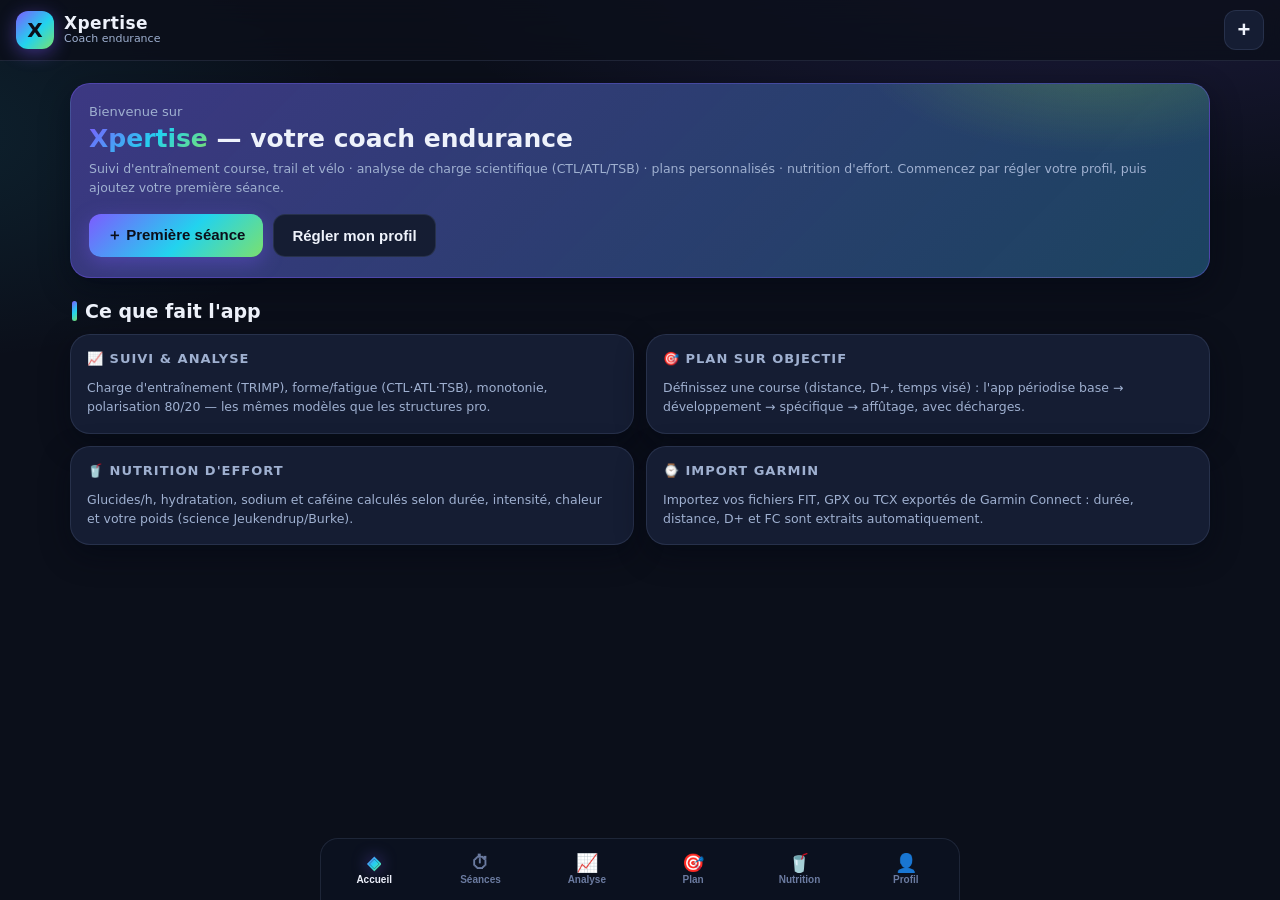
<file: index.html>
<!DOCTYPE html>
<html lang="fr">
<head>
  <meta charset="UTF-8">
  <meta name="viewport" content="width=device-width, initial-scale=1, viewport-fit=cover">
  <meta name="theme-color" content="#0b0f1a">
  <meta name="description" content="Xpertise — votre coach endurance : suivi d'entraînement course à pied, trail et vélo, plans personnalisés et nutrition d'effort.">
  <title>Xpertise · Coach Endurance</title>
  <link rel="manifest" href="manifest.webmanifest">
  <link rel="icon" href="icons/icon-192.png">
  <link rel="apple-touch-icon" href="icons/icon-192.png">
  <meta name="mobile-web-app-capable" content="yes">
  <meta name="apple-mobile-web-app-capable" content="yes">
  <meta name="apple-mobile-web-app-status-bar-style" content="black-translucent">
  <link rel="stylesheet" href="css/style.css">
</head>
<body>
  <div id="app">
    <header class="topbar">
      <div class="brand">
        <span class="brand-logo">X</span>
        <div class="brand-txt">
          <span class="brand-name">Xpertise</span>
          <span class="brand-sub" id="topbar-sub">Coach endurance</span>
        </div>
      </div>
      <button class="icon-btn" id="btn-add-quick" title="Ajouter une séance" aria-label="Ajouter une séance">+</button>
    </header>

    <main id="view" class="view" tabindex="-1"></main>

    <nav class="tabbar" role="tablist" aria-label="Navigation principale">
      <button class="tab" data-route="dashboard" role="tab"><span class="tab-ico">◈</span><span>Accueil</span></button>
      <button class="tab" data-route="workouts" role="tab"><span class="tab-ico">⏱</span><span>Séances</span></button>
      <button class="tab" data-route="analysis" role="tab"><span class="tab-ico">📈</span><span>Analyse</span></button>
      <button class="tab" data-route="plan" role="tab"><span class="tab-ico">🎯</span><span>Plan</span></button>
      <button class="tab" data-route="nutrition" role="tab"><span class="tab-ico">🥤</span><span>Nutrition</span></button>
      <button class="tab" data-route="profile" role="tab"><span class="tab-ico">👤</span><span>Profil</span></button>
    </nav>

    <div id="modal-root"></div>
    <div id="toast-root" aria-live="polite"></div>
  </div>

  <script type="module" src="js/app.js"></script>
  <script>
    if ('serviceWorker' in navigator) {
      window.addEventListener('load', () => navigator.serviceWorker.register('sw.js'));
    }
  </script>
</body>
</html>
</file>
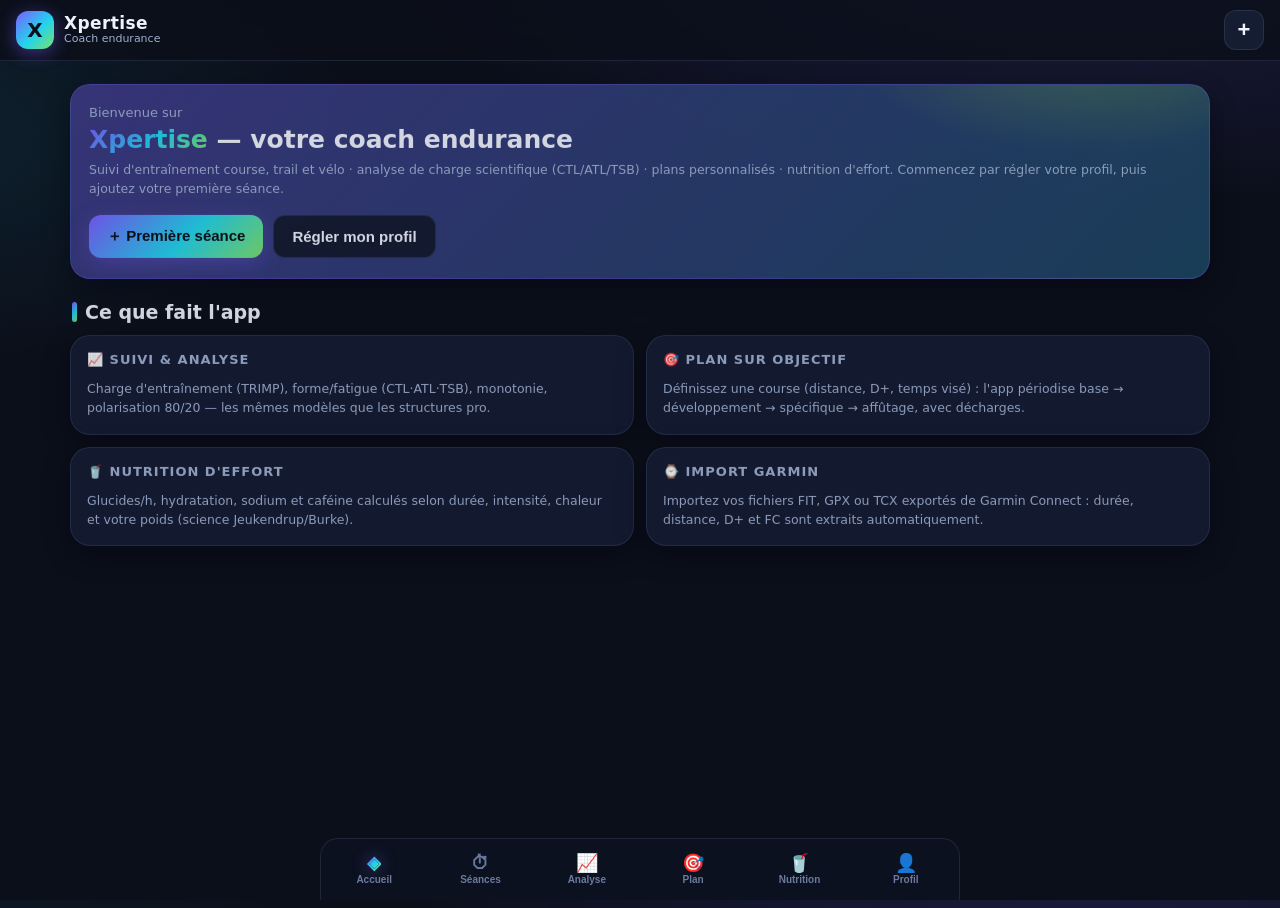
<file: dashboard-v2.html>
<!DOCTYPE html>
<html lang="fr">
<head>
  <meta charset="UTF-8">
  <meta http-equiv="refresh" content="0;url=./index.html#dashboard">
  <title>Xpertise</title>
</head>
<body style="background:#0b0f1a;color:#eef2fb;font-family:system-ui;display:grid;place-items:center;min-height:100dvh">
  <p>Le dashboard orbital est maintenant l'écran d'accueil de l'app — <a href="./index.html#dashboard" style="color:#22d3ee">ouvrir Xpertise</a>.</p>
</body>
</html>
</file>
<file: css/style.css>
/* ===========================================================
   Xpertise — Coach Endurance
   DA : sombre, dynamique, accents dégradés "énergie"
   Responsive : Z Fold4 écran externe (~344-390px), interne (~700-840px), desktop
   =========================================================== */

:root {
  --bg: #0b0f1a;
  --bg-soft: #101627;
  --card: #151d33;
  --card-2: #1a2440;
  --line: rgba(148, 170, 220, .14);
  --txt: #eef2fb;
  --txt-2: #9fb0d0;
  --txt-3: #6b7ba0;

  --run: #ff6b4a;
  --bike: #38bdf8;
  --trail: #a3e635;
  --accent: #7c5cff;
  --accent-2: #22d3ee;
  --good: #34d399;
  --warn: #fbbf24;
  --bad: #f87171;

  --grad-hero: linear-gradient(135deg, #7c5cff 0%, #22d3ee 55%, #a3e635 120%);
  --grad-run: linear-gradient(135deg, #ff6b4a, #ffb03a);
  --grad-bike: linear-gradient(135deg, #38bdf8, #7c5cff);
  --grad-card: linear-gradient(160deg, rgba(124, 92, 255, .16), rgba(34, 211, 238, .05) 60%);

  --r-lg: 20px;
  --r-md: 14px;
  --r-sm: 10px;
  --shadow: 0 10px 30px rgba(3, 6, 18, .45);
  --tabbar-h: 62px;
  --safe-b: env(safe-area-inset-bottom, 0px);
}

* { box-sizing: border-box; margin: 0; padding: 0; }
html { -webkit-text-size-adjust: 100%; }

body {
  font-family: system-ui, -apple-system, "Segoe UI", Roboto, sans-serif;
  background:
    radial-gradient(1200px 500px at 85% -10%, rgba(124, 92, 255, .18), transparent 60%),
    radial-gradient(900px 420px at -10% 15%, rgba(34, 211, 238, .10), transparent 55%),
    var(--bg);
  color: var(--txt);
  min-height: 100dvh;
  overscroll-behavior-y: none;
}

#app { display: flex; flex-direction: column; min-height: 100dvh; }

/* ---------- Top bar ---------- */
.topbar {
  position: sticky; top: 0; z-index: 30;
  display: flex; align-items: center; justify-content: space-between;
  padding: calc(env(safe-area-inset-top, 0px) + 10px) 16px 10px;
  background: rgba(11, 15, 26, .82);
  backdrop-filter: blur(14px);
  border-bottom: 1px solid var(--line);
}
.brand { display: flex; align-items: center; gap: 10px; }
.brand-logo {
  width: 38px; height: 38px; border-radius: 12px;
  display: grid; place-items: center;
  font-weight: 900; font-size: 20px; color: #0b0f1a;
  background: var(--grad-hero);
  box-shadow: 0 4px 18px rgba(124, 92, 255, .45);
}
.brand-txt { display: flex; flex-direction: column; line-height: 1.15; }
.brand-name { font-weight: 800; letter-spacing: .4px; font-size: 17px; }
.brand-sub { font-size: 11px; color: var(--txt-2); }

.icon-btn {
  width: 40px; height: 40px; border-radius: 12px; border: 1px solid var(--line);
  background: var(--card); color: var(--txt); font-size: 22px; font-weight: 700;
  cursor: pointer; transition: transform .15s, background .15s;
}
.icon-btn:active { transform: scale(.92); }

/* ---------- Main view ---------- */
.view {
  flex: 1;
  padding: 14px 14px calc(var(--tabbar-h) + var(--safe-b) + 20px);
  max-width: 1180px; margin: 0 auto; width: 100%;
  animation: viewIn .25s ease;
}
@keyframes viewIn { from { opacity: 0; transform: translateY(8px); } to { opacity: 1; transform: none; } }

/* ---------- Tab bar ---------- */
.tabbar {
  position: fixed; bottom: 0; left: 0; right: 0; z-index: 30;
  display: grid; grid-template-columns: repeat(6, 1fr);
  height: calc(var(--tabbar-h) + var(--safe-b));
  padding-bottom: var(--safe-b);
  background: rgba(13, 18, 32, .92);
  backdrop-filter: blur(16px);
  border-top: 1px solid var(--line);
}
.tab {
  display: flex; flex-direction: column; align-items: center; justify-content: center; gap: 2px;
  background: none; border: none; color: var(--txt-3);
  font-size: 10px; font-weight: 600; cursor: pointer;
  transition: color .15s;
}
.tab-ico { font-size: 18px; line-height: 1; }
.tab.active { color: var(--txt); }
.tab.active .tab-ico {
  background: var(--grad-hero);
  -webkit-background-clip: text; background-clip: text; color: transparent;
  filter: drop-shadow(0 0 8px rgba(124, 92, 255, .6));
}

/* ---------- Cards & layout ---------- */
.grid { display: grid; gap: 12px; }
.cards-2, .cards-3, .cards-4 { display: grid; gap: 12px; grid-template-columns: 1fr; }

.card {
  background: var(--card);
  border: 1px solid var(--line);
  border-radius: var(--r-lg);
  padding: 16px;
  box-shadow: var(--shadow);
  position: relative;
  overflow: hidden;
}
.card.glow { background: var(--grad-card), var(--card); }
.card h3 {
  font-size: 13px; text-transform: uppercase; letter-spacing: 1px;
  color: var(--txt-2); margin-bottom: 12px; font-weight: 700;
  display: flex; align-items: center; justify-content: space-between; gap: 8px;
}
.card h3 .h-act { font-size: 11px; letter-spacing: 0; text-transform: none; color: var(--accent-2); cursor: pointer; background: none; border: none; font-weight: 700; }

.section-title {
  font-size: 19px; font-weight: 800; margin: 22px 2px 12px;
  display: flex; align-items: center; gap: 8px;
}
.section-title::before {
  content: ""; width: 5px; height: 20px; border-radius: 3px;
  background: var(--grad-hero); display: inline-block;
}

/* ---------- Hero ---------- */
.hero {
  border-radius: var(--r-lg); padding: 20px 18px;
  background:
    radial-gradient(400px 180px at 90% -20%, rgba(163, 230, 53, .25), transparent 60%),
    linear-gradient(135deg, rgba(124, 92, 255, .35), rgba(34, 211, 238, .18)),
    var(--card-2);
  border: 1px solid rgba(124, 92, 255, .35);
  box-shadow: var(--shadow);
}
.hero .hello { font-size: 13px; color: var(--txt-2); }
.hero .hero-line { font-size: 21px; font-weight: 800; margin: 4px 0 2px; line-height: 1.25; }
.hero .hero-line b { background: var(--grad-hero); -webkit-background-clip: text; background-clip: text; color: transparent; }
.hero .hero-note { font-size: 12.5px; color: var(--txt-2); margin-top: 6px; line-height: 1.5; }

/* ---------- Stat tiles ---------- */
.stat { display: flex; flex-direction: column; gap: 2px; }
.stat .v { font-size: 26px; font-weight: 800; letter-spacing: -.5px; line-height: 1.1; font-variant-numeric: tabular-nums; }
.stat .v small { font-size: 13px; color: var(--txt-2); font-weight: 600; }
.stat .l { font-size: 11px; color: var(--txt-3); text-transform: uppercase; letter-spacing: .8px; font-weight: 700; }
.stat .d { font-size: 12px; margin-top: 3px; }
.up { color: var(--good); } .down { color: var(--bad); } .flat { color: var(--txt-2); }

.info-btn {
  width: 18px; height: 18px; border-radius: 50%; flex: none;
  border: 1px solid rgba(124, 92, 255, .55);
  background: rgba(124, 92, 255, .15); color: #b7a6ff;
  font-size: 11px; font-weight: 800; font-style: italic; font-family: Georgia, serif;
  cursor: pointer; display: inline-grid; place-items: center;
  vertical-align: 2px; margin-left: 6px; padding: 0; line-height: 1;
  transition: background .15s, transform .1s;
}
.info-btn:active { transform: scale(.9); }
.info-btn:hover { background: rgba(124, 92, 255, .3); }

.badge {
  display: inline-flex; align-items: center; gap: 5px;
  padding: 3px 10px; border-radius: 999px;
  font-size: 11px; font-weight: 700;
  border: 1px solid var(--line); background: var(--bg-soft); color: var(--txt-2);
}
.badge.good { color: var(--good); border-color: rgba(52, 211, 153, .4); background: rgba(52, 211, 153, .08); }
.badge.warn { color: var(--warn); border-color: rgba(251, 191, 36, .4); background: rgba(251, 191, 36, .08); }
.badge.bad  { color: var(--bad);  border-color: rgba(248, 113, 113, .4); background: rgba(248, 113, 113, .08); }
.badge.run  { color: var(--run);  border-color: rgba(255, 107, 74, .4); background: rgba(255, 107, 74, .08); }
.badge.bike { color: var(--bike); border-color: rgba(56, 189, 248, .4); background: rgba(56, 189, 248, .08); }
.badge.trail{ color: var(--trail);border-color: rgba(163, 230, 53, .4); background: rgba(163, 230, 53, .08); }
.badge.accent{ color:#b7a6ff; border-color: rgba(124,92,255,.45); background: rgba(124,92,255,.1); }

/* ---------- Gauge / meters ---------- */
.meter { height: 8px; border-radius: 999px; background: var(--bg-soft); overflow: hidden; }
.meter > i { display: block; height: 100%; border-radius: 999px; background: var(--grad-hero); transition: width .6s cubic-bezier(.2,.8,.2,1); }

/* ---------- Workout list ---------- */
.wo-item {
  display: flex; align-items: center; gap: 12px;
  padding: 12px 14px; border-radius: var(--r-md);
  background: var(--card); border: 1px solid var(--line);
  cursor: pointer; transition: transform .12s, border-color .15s;
}
.wo-item:active { transform: scale(.985); }
.wo-item:hover { border-color: rgba(124, 92, 255, .5); }
.wo-ico {
  width: 42px; height: 42px; border-radius: 12px; flex: none;
  display: grid; place-items: center; font-size: 20px;
}
.wo-ico.run { background: rgba(255, 107, 74, .14); }
.wo-ico.bike { background: rgba(56, 189, 248, .14); }
.wo-ico.trail { background: rgba(163, 230, 53, .14); }
.wo-ico.rest { background: rgba(96, 165, 250, .12); }
.wo-item.rest-item { opacity: .8; background: var(--bg-soft); }
.badge.rest { color: #93c5fd; border-color: rgba(96, 165, 250, .4); background: rgba(96, 165, 250, .08); }
.wo-main { flex: 1; min-width: 0; }
.wo-title { font-weight: 700; font-size: 14.5px; white-space: nowrap; overflow: hidden; text-overflow: ellipsis; }
.wo-meta { font-size: 12px; color: var(--txt-2); margin-top: 2px; }
.wo-right { text-align: right; font-size: 12px; color: var(--txt-2); flex: none; }
.wo-right b { display: block; font-size: 14px; color: var(--txt); font-variant-numeric: tabular-nums; }

/* ---------- Forms ---------- */
.form { display: grid; gap: 12px; }
.f-row { display: grid; gap: 12px; grid-template-columns: 1fr 1fr; }
.f-row-3 { display: grid; gap: 10px; grid-template-columns: 1fr 1fr 1fr; }
label.f { display: grid; gap: 5px; font-size: 12px; color: var(--txt-2); font-weight: 600; }
input, select, textarea {
  width: 100%; padding: 11px 12px; border-radius: var(--r-sm);
  background: var(--bg-soft); border: 1px solid var(--line);
  color: var(--txt); font-size: 15px; font-family: inherit;
  outline: none; transition: border-color .15s;
}
input:focus, select:focus, textarea:focus { border-color: var(--accent); }
input[type="file"] { padding: 9px; font-size: 13px; }

.btn {
  padding: 12px 18px; border-radius: 12px; border: none; cursor: pointer;
  font-size: 15px; font-weight: 800; color: #0b0f1a;
  background: var(--grad-hero);
  box-shadow: 0 6px 20px rgba(124, 92, 255, .35);
  transition: transform .12s, filter .15s;
}
.btn:active { transform: scale(.97); }
.btn.ghost {
  background: var(--card); color: var(--txt);
  border: 1px solid var(--line); box-shadow: none;
}
.btn.danger { background: linear-gradient(135deg, #f87171, #fb923c); }
.btn.sm { padding: 8px 14px; font-size: 13px; border-radius: 10px; }
.btn:disabled { opacity: .5; cursor: not-allowed; }

.seg {
  display: grid; grid-auto-flow: column; gap: 4px;
  background: var(--bg-soft); border: 1px solid var(--line);
  border-radius: 12px; padding: 4px;
}
.seg button {
  padding: 9px 6px; border: none; border-radius: 9px; cursor: pointer;
  background: transparent; color: var(--txt-2); font-weight: 700; font-size: 13px;
  transition: background .15s, color .15s;
}
.seg button.on { background: var(--card-2); color: var(--txt); box-shadow: inset 0 0 0 1px rgba(124, 92, 255, .5); }

/* ---------- Modal ---------- */
.modal-back {
  position: fixed; inset: 0; z-index: 50;
  background: rgba(4, 7, 15, .7); backdrop-filter: blur(4px);
  display: flex; align-items: flex-end; justify-content: center;
  animation: fadeIn .2s ease;
}
@keyframes fadeIn { from { opacity: 0; } }
.modal {
  width: 100%; max-width: 640px; max-height: 88dvh; overflow-y: auto;
  background: var(--bg-soft); border: 1px solid var(--line);
  border-radius: 22px 22px 0 0; padding: 20px 18px calc(20px + var(--safe-b));
  animation: slideUp .25s cubic-bezier(.2, .8, .2, 1);
}
@keyframes slideUp { from { transform: translateY(40px); opacity: .4; } }
.modal h2 { font-size: 18px; font-weight: 800; margin-bottom: 16px; }
.modal-close { float: right; background: none; border: none; color: var(--txt-2); font-size: 22px; cursor: pointer; }

/* ---------- Toast ---------- */
#toast-root { position: fixed; bottom: calc(var(--tabbar-h) + var(--safe-b) + 12px); left: 0; right: 0; z-index: 60; display: flex; flex-direction: column; align-items: center; gap: 8px; pointer-events: none; }
.toast {
  padding: 11px 18px; border-radius: 12px; font-size: 13.5px; font-weight: 600;
  background: var(--card-2); border: 1px solid rgba(124, 92, 255, .45);
  box-shadow: var(--shadow); max-width: 92vw;
  animation: toastIn .25s ease;
}
@keyframes toastIn { from { transform: translateY(14px); opacity: 0; } }

/* ---------- Charts (SVG) ---------- */
.chart-wrap { width: 100%; overflow-x: auto; }
.chart-wrap svg { display: block; width: 100%; height: auto; }
.chart-legend { display: flex; flex-wrap: wrap; gap: 12px; margin-top: 8px; font-size: 11.5px; color: var(--txt-2); }
.chart-legend i { width: 10px; height: 10px; border-radius: 3px; display: inline-block; margin-right: 5px; vertical-align: -1px; }

/* ---------- Tables ---------- */
.tbl-wrap { overflow-x: auto; border-radius: var(--r-md); border: 1px solid var(--line); }
table.tbl { width: 100%; border-collapse: collapse; font-size: 13px; min-width: 420px; }
.tbl th { text-align: left; padding: 10px 12px; font-size: 11px; text-transform: uppercase; letter-spacing: .6px; color: var(--txt-3); background: var(--bg-soft); }
.tbl td { padding: 10px 12px; border-top: 1px solid var(--line); font-variant-numeric: tabular-nums; }
.tbl tr.hl td { background: rgba(124, 92, 255, .1); }

/* ---------- Plan / timeline ---------- */
.week-block { border: 1px solid var(--line); border-radius: var(--r-md); overflow: hidden; margin-bottom: 10px; background: var(--card); }
.week-head {
  display: flex; align-items: center; justify-content: space-between; gap: 8px;
  padding: 11px 14px; cursor: pointer; background: var(--card-2);
  font-weight: 700; font-size: 13.5px;
}
.week-head .ph { font-size: 10.5px; }
.week-body { padding: 6px 10px 10px; display: grid; gap: 6px; }
.sess {
  display: flex; gap: 10px; padding: 9px 10px; border-radius: 10px;
  background: var(--bg-soft); border: 1px solid var(--line); font-size: 13px;
  align-items: flex-start;
}
.sess .day { flex: none; width: 40px; font-weight: 800; color: var(--accent-2); font-size: 12px; padding-top: 1px; }
.sess .st { font-weight: 700; }
.sess .sd { color: var(--txt-2); font-size: 12px; margin-top: 2px; line-height: 1.45; }

.phase-bar { display: flex; border-radius: 999px; overflow: hidden; height: 10px; margin: 8px 0 4px; }
.phase-bar i { display: block; height: 100%; }
.ph-base { background: #38bdf8; } .ph-build { background: #7c5cff; }
.ph-peak { background: #ff6b4a; } .ph-taper { background: #34d399; }

/* ---------- Advice ---------- */
.advice {
  display: flex; gap: 10px; padding: 12px 14px; border-radius: var(--r-md);
  background: var(--card); border: 1px solid var(--line);
  border-left: 4px solid var(--accent); font-size: 13.5px; line-height: 1.55;
}
.advice.good { border-left-color: var(--good); }
.advice.warn { border-left-color: var(--warn); }
.advice.bad { border-left-color: var(--bad); }
.advice .a-ico { flex: none; font-size: 18px; }

/* ---------- Nutrition ---------- */
.nutri-num { font-size: 30px; font-weight: 900; letter-spacing: -1px; background: var(--grad-hero); -webkit-background-clip: text; background-clip: text; color: transparent; }
.timeline { display: grid; gap: 0; position: relative; margin-left: 6px; }
.tl-item { position: relative; padding: 0 0 16px 22px; }
.tl-item::before {
  content: ""; position: absolute; left: 0; top: 4px;
  width: 11px; height: 11px; border-radius: 50%;
  background: var(--accent-2); box-shadow: 0 0 10px rgba(34, 211, 238, .7);
}
.tl-item::after {
  content: ""; position: absolute; left: 5px; top: 17px; bottom: 0;
  width: 1.5px; background: var(--line);
}
.tl-item:last-child::after { display: none; }
.tl-when { font-size: 11.5px; font-weight: 800; color: var(--accent-2); text-transform: uppercase; letter-spacing: .6px; }
.tl-what { font-size: 13.5px; margin-top: 2px; line-height: 1.5; color: var(--txt); }

/* ---------- Zones ---------- */
.zone-row { display: flex; align-items: center; gap: 10px; padding: 8px 0; border-bottom: 1px solid var(--line); font-size: 13px; }
.zone-row:last-child { border-bottom: none; }
.zone-chip { flex: none; width: 34px; height: 26px; border-radius: 8px; display: grid; place-items: center; font-weight: 800; font-size: 12px; color: #0b0f1a; }
.z1 { background: #60a5fa; } .z2 { background: #34d399; } .z3 { background: #fbbf24; }
.z4 { background: #fb923c; } .z5 { background: #f87171; }

/* ---------- Hub orbital (dashboard) ---------- */
.v2-title { text-align: center; margin: 4px 0 2px; font-weight: 900; letter-spacing: -.5px; line-height: 1.15; font-size: clamp(21px, 6vw, 30px); }
.v2-title span { display: inline-block; }
.w-run { color: #ff6b4a; transform: rotate(-2deg); }
.w-plus { color: var(--txt-3); font-weight: 700; font-size: .8em; }
.w-trail { color: #a3e635; transform: rotate(1.5deg); }
.w-bike { color: #38bdf8; transform: rotate(-1deg); }
.w-forme { color: #7c5cff; transform: rotate(1deg); }
.w-nutri { color: #22d3ee; transform: rotate(-1.5deg); }
.v2-hint { text-align: center; color: var(--accent-2); font-size: 11px; font-weight: 700; margin-top: 6px; }

.hub { position: relative; width: 100%; max-width: 460px; aspect-ratio: 1 / 1.05; margin: 40px auto 0; }
.hub svg.wires { position: absolute; inset: 0; width: 100%; height: 100%; pointer-events: none; }
.hub-item, .hub-center { cursor: pointer; -webkit-tap-highlight-color: transparent; user-select: none; }
.hub-item {
  position: absolute; transform: translate(-50%, -50%);
  display: flex; flex-direction: column; align-items: center; gap: 5px; text-align: center;
  animation: bob 5s ease-in-out infinite;
  transition: opacity .18s ease;
  max-width: 108px;
}
.hub-item:nth-child(odd) { animation-delay: -2.5s; }
@keyframes bob { 0%,100% { margin-top: 0; } 50% { margin-top: -7px; } }
.hub.swapping .hub-item, .hub.swapping .hub-center { opacity: 0; }
.hub-center { transition: opacity .18s ease; }
.hub-tile {
  width: clamp(50px, 14vw, 62px); height: clamp(50px, 14vw, 62px);
  border-radius: 18px; display: grid; place-items: center;
  font-size: clamp(22px, 6.5vw, 27px);
  background: var(--card); border: 1px solid var(--line);
  box-shadow: 0 10px 26px rgba(3, 6, 18, .5);
  transition: transform .12s;
}
.hub-item:active .hub-tile { transform: scale(.9); }
.hub-name { font-size: 11.5px; font-weight: 800; line-height: 1.15; }
.hub-val { font-size: 10px; font-weight: 800; letter-spacing: .3px; text-transform: uppercase; line-height: 1.2; }
.hv-run { color: #ff6b4a; } .hv-trail { color: #a3e635; } .hv-bike { color: #38bdf8; }
.hv-rest { color: #93c5fd; } .hv-load { color: #fbbf24; } .hv-perf { color: #22d3ee; } .hv-muted { color: var(--txt-3); }
.hub-center {
  position: absolute; left: 50%; top: 44.7%; transform: translate(-50%, -50%);
  width: clamp(114px, 32vw, 142px); height: clamp(114px, 32vw, 142px); border-radius: 50%;
  display: flex; flex-direction: column; align-items: center; justify-content: center; gap: 2px;
  background: radial-gradient(circle at 30% 25%, rgba(124,92,255,.5), rgba(34,211,238,.15) 70%), var(--card-2);
  border: 1px solid rgba(124, 92, 255, .5);
  box-shadow: 0 0 60px rgba(124, 92, 255, .35), 0 18px 40px rgba(3,6,18,.6);
  text-align: center; padding: 8px;
}
.hub-center .c-ico { font-size: 24px; line-height: 1; }
.hub-center .c-lab { font-size: 10px; font-weight: 800; letter-spacing: 1.5px; color: var(--txt-2); text-transform: uppercase; }
.hub-center .c-val { font-size: clamp(23px, 7.5vw, 32px); font-weight: 900; letter-spacing: -1px; background: var(--grad-hero); -webkit-background-clip: text; background-clip: text; color: transparent; line-height: 1.05; }
.hub-center .c-tag { font-size: 10px; font-weight: 800; }
.hub-back {
  position: absolute; left: 2px; top: -34px; z-index: 5;
  display: none; align-items: center; gap: 5px;
  background: var(--card); border: 1px solid rgba(124,92,255,.5); color: var(--txt);
  font-size: 12px; font-weight: 800; padding: 7px 13px; border-radius: 999px; cursor: pointer;
}
.hub-back.on { display: inline-flex; }
.hub-detail { max-width: 460px; margin: 6px auto 0; }
.hub-detail .card { animation: viewIn .25s ease; }
.hd-grid { display: grid; grid-template-columns: repeat(3, 1fr); gap: 10px; margin-top: 10px; }
.hd-grid .stat .v { font-size: 17px; }
@media (prefers-reduced-motion: reduce) { .hub-item { animation: none !important; } }

.empty {
  text-align: center; padding: 34px 18px; color: var(--txt-2); font-size: 14px; line-height: 1.6;
}
.empty .big { font-size: 40px; display: block; margin-bottom: 8px; }

.muted { color: var(--txt-2); font-size: 12.5px; line-height: 1.55; }
.small { font-size: 12px; }
.mt8 { margin-top: 8px; } .mt12 { margin-top: 12px; } .mt16 { margin-top: 16px; }
.row { display: flex; align-items: center; gap: 10px; flex-wrap: wrap; }
.spread { justify-content: space-between; }

/* =========================================================
   Responsive : Z Fold4 externe étroit → interne carré → desktop
   ========================================================= */
@media (min-width: 540px) {
  .cards-2 { grid-template-columns: 1fr 1fr; }
  .cards-3 { grid-template-columns: 1fr 1fr; }
  .cards-4 { grid-template-columns: 1fr 1fr; }
  .view { padding-left: 20px; padding-right: 20px; }
}
@media (min-width: 760px) {
  .cards-3 { grid-template-columns: repeat(3, 1fr); }
  .cards-4 { grid-template-columns: repeat(4, 1fr); }
  .hero .hero-line { font-size: 25px; }
  .tabbar { max-width: 720px; left: 50%; transform: translateX(-50%); border-radius: 18px 18px 0 0; border: 1px solid var(--line); border-bottom: none; }
}
@media (min-width: 1024px) {
  .view { padding-top: 22px; }
  .split-2 { display: grid; grid-template-columns: 1.2fr .8fr; gap: 14px; align-items: start; }
}

/* écran très étroit (Fold externe ~344px) */
@media (max-width: 360px) {
  .f-row, .f-row-3 { grid-template-columns: 1fr; }
  .stat .v { font-size: 22px; }
  .tab span:last-child { font-size: 9px; }
  .brand-sub { display: none; }
}

@media (prefers-reduced-motion: reduce) {
  * { animation: none !important; transition: none !important; }
}
</file>
